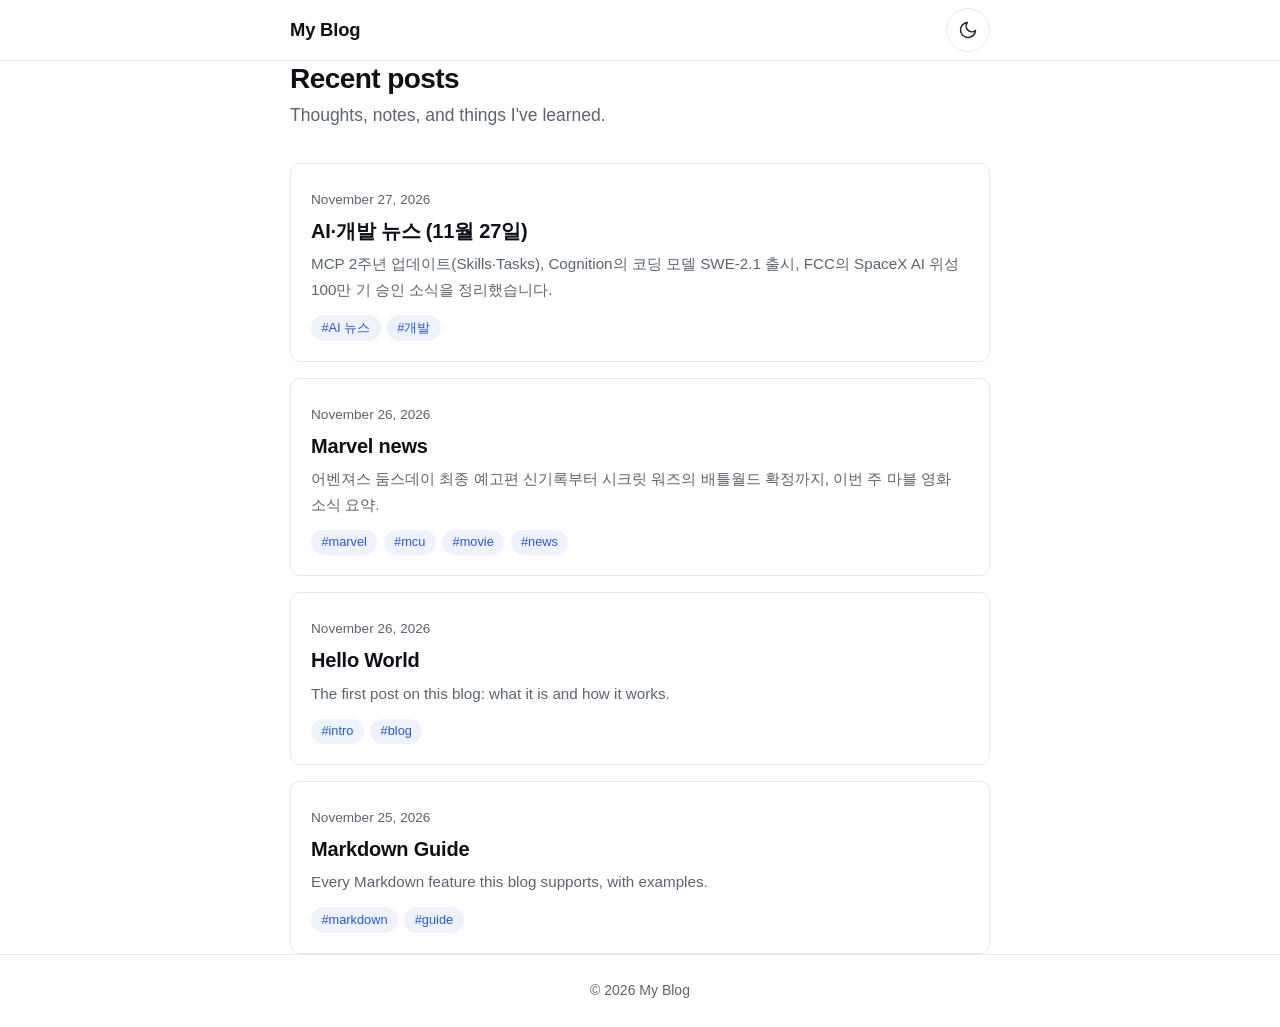
<file: index.html>
<!DOCTYPE html>
<html lang="ko">
<head>
  <meta charset="UTF-8">
  <meta name="viewport" content="width=device-width, initial-scale=1">
  <meta name="description" content="My Blog — notes and writing">
  <meta name="theme-color" content="#ffffff">
  <title>My Blog</title>
  <!-- Apply saved / OS theme before first paint to avoid a flash -->
  <script>
    (function () {
      try {
        var t = localStorage.getItem('theme');
        if (!t) t = matchMedia('(prefers-color-scheme: dark)').matches ? 'dark' : 'light';
        document.documentElement.dataset.theme = t;
      } catch (e) {}
    })();
  </script>
  <link rel="stylesheet" href="css/style.css">
  <script type="module" src="js/theme.js"></script>
  <script type="module" src="js/app.js"></script>
</head>
<body data-page="home">
  <a class="skip-link" href="#main">Skip to content</a>

  <header class="site-header">
    <div class="container header-inner">
      <a class="site-title" href="./">My Blog</a>
      <button class="theme-toggle" type="button" aria-label="Toggle dark mode">
        <svg class="icon-moon" viewBox="0 0 24 24" aria-hidden="true"><path d="M21 12.8A9 9 0 1 1 11.2 3a7 7 0 0 0 9.8 9.8z"/></svg>
        <svg class="icon-sun" viewBox="0 0 24 24" aria-hidden="true"><circle cx="12" cy="12" r="4.5"/><path d="M12 1.5v3M12 19.5v3M4.6 4.6l2.1 2.1M17.3 17.3l2.1 2.1M1.5 12h3M19.5 12h3M4.6 19.4l2.1-2.1M17.3 6.7l2.1-2.1"/></svg>
      </button>
    </div>
  </header>

  <main id="main" class="container">
    <section class="intro">
      <h1>Recent posts</h1>
      <p class="muted">Thoughts, notes, and things I've learned.</p>
    </section>
    <ul class="post-list" id="post-list" aria-live="polite">
      <li class="status">Loading posts…</li>
    </ul>
  </main>

  <footer class="site-footer">
    <div class="container">© <span id="year"></span> My Blog</div>
  </footer>
</body>
</html>
</file>
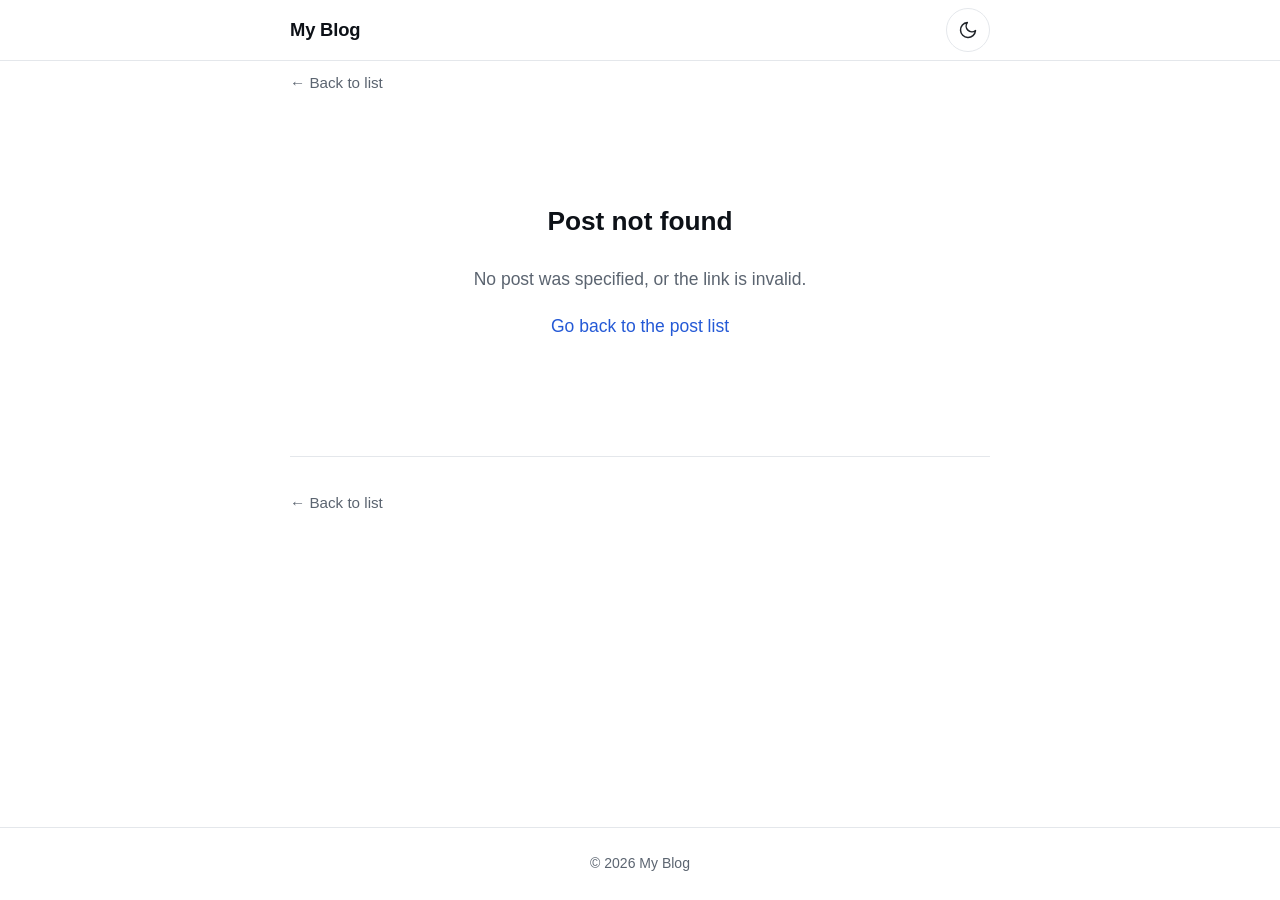
<file: post.html>
<!DOCTYPE html>
<html lang="ko">
<head>
  <meta charset="UTF-8">
  <meta name="viewport" content="width=device-width, initial-scale=1">
  <meta name="theme-color" content="#ffffff">
  <title>Post — My Blog</title>
  <!-- Apply saved / OS theme before first paint to avoid a flash -->
  <script>
    (function () {
      try {
        var t = localStorage.getItem('theme');
        if (!t) t = matchMedia('(prefers-color-scheme: dark)').matches ? 'dark' : 'light';
        document.documentElement.dataset.theme = t;
      } catch (e) {}
    })();
  </script>
  <link rel="stylesheet" href="css/style.css">
  <script type="module" src="js/theme.js"></script>
  <script type="module" src="js/app.js"></script>
</head>
<body data-page="post">
  <a class="skip-link" href="#main">Skip to content</a>

  <header class="site-header">
    <div class="container header-inner">
      <a class="site-title" href="./">My Blog</a>
      <button class="theme-toggle" type="button" aria-label="Toggle dark mode">
        <svg class="icon-moon" viewBox="0 0 24 24" aria-hidden="true"><path d="M21 12.8A9 9 0 1 1 11.2 3a7 7 0 0 0 9.8 9.8z"/></svg>
        <svg class="icon-sun" viewBox="0 0 24 24" aria-hidden="true"><circle cx="12" cy="12" r="4.5"/><path d="M12 1.5v3M12 19.5v3M4.6 4.6l2.1 2.1M17.3 17.3l2.1 2.1M1.5 12h3M19.5 12h3M4.6 19.4l2.1-2.1M17.3 6.7l2.1-2.1"/></svg>
      </button>
    </div>
  </header>

  <main id="main" class="container">
    <nav class="back-nav"><a href="./">← Back to list</a></nav>
    <article class="post" id="post" aria-live="polite">
      <p class="status">Loading post…</p>
    </article>
    <nav class="back-nav back-nav-bottom"><a href="./">← Back to list</a></nav>
  </main>

  <footer class="site-footer">
    <div class="container">© <span id="year"></span> My Blog</div>
  </footer>
</body>
</html>
</file>
<file: css/style.css>
/* ==========================================================================
   Theme variables
   ========================================================================== */

:root {
  --bg: #ffffff;
  --surface: #f7f8fa;
  --text: #1f2328;
  --text-strong: #0d1117;
  --muted: #5b6470;
  --border: #e4e7eb;
  --accent: #2459d6;
  --accent-soft: rgba(36, 89, 214, 0.08);
  --code-bg: #f3f4f6;
  --code-text: #24292f;
  --quote-border: #c9d2de;
  --shadow: 0 1px 2px rgba(15, 23, 42, 0.04), 0 4px 16px rgba(15, 23, 42, 0.06);

  --font-sans: -apple-system, BlinkMacSystemFont, "Segoe UI", Roboto, "Noto Sans KR",
    "Apple SD Gothic Neo", "Malgun Gothic", sans-serif;
  --font-mono: ui-monospace, SFMono-Regular, "SF Mono", Consolas, "Liberation Mono", monospace;

  --content-width: 700px;
  --radius: 10px;

  color-scheme: light;
}

[data-theme="dark"] {
  --bg: #0f1115;
  --surface: #171a21;
  --text: #d9dee5;
  --text-strong: #f2f4f7;
  --muted: #98a2b3;
  --border: #2a2f3a;
  --accent: #82a8ff;
  --accent-soft: rgba(130, 168, 255, 0.12);
  --code-bg: #1b1f28;
  --code-text: #e1e6ee;
  --quote-border: #3a4252;
  --shadow: 0 1px 2px rgba(0, 0, 0, 0.3), 0 4px 16px rgba(0, 0, 0, 0.25);

  color-scheme: dark;
}

/* ==========================================================================
   Base
   ========================================================================== */

*,
*::before,
*::after {
  box-sizing: border-box;
}

html {
  -webkit-text-size-adjust: 100%;
  text-size-adjust: 100%;
}

body {
  margin: 0;
  min-height: 100vh;
  display: flex;
  flex-direction: column;
  background: var(--bg);
  color: var(--text);
  font-family: var(--font-sans);
  font-size: 16px;
  line-height: 1.7;
  word-break: keep-all; /* nicer line breaks for Korean */
  overflow-wrap: break-word;
  transition: background-color 0.2s ease, color 0.2s ease;
}

@media (min-width: 768px) {
  body {
    font-size: 17.5px;
  }
}

a {
  color: var(--accent);
  text-decoration: none;
}

a:hover {
  text-decoration: underline;
  text-underline-offset: 3px;
}

:focus-visible {
  outline: 2px solid var(--accent);
  outline-offset: 2px;
  border-radius: 4px;
}

.container {
  width: 100%;
  max-width: calc(var(--content-width) + 2.5rem);
  margin: 0 auto;
  padding: 0 1.25rem;
}

main {
  flex: 1;
  padding-top: 2rem;
  padding-bottom: 3rem;
}

.muted {
  color: var(--muted);
}

.skip-link {
  position: absolute;
  left: -999px;
  top: 0.5rem;
  padding: 0.5rem 1rem;
  background: var(--accent);
  color: #fff;
  border-radius: 6px;
  z-index: 100;
}

.skip-link:focus {
  left: 0.5rem;
}

/* ==========================================================================
   Header / footer
   ========================================================================== */

.site-header {
  position: sticky;
  top: 0;
  z-index: 10;
  background: color-mix(in srgb, var(--bg) 85%, transparent);
  backdrop-filter: saturate(180%) blur(10px);
  -webkit-backdrop-filter: saturate(180%) blur(10px);
  border-bottom: 1px solid var(--border);
}

.header-inner {
  display: flex;
  align-items: center;
  justify-content: space-between;
  min-height: 60px;
}

.site-title {
  font-size: 1.15rem;
  font-weight: 700;
  letter-spacing: -0.01em;
  color: var(--text-strong);
  padding: 0.5rem 0;
}

.site-title:hover {
  text-decoration: none;
  color: var(--accent);
}

.theme-toggle {
  display: inline-flex;
  align-items: center;
  justify-content: center;
  width: 44px;
  height: 44px;
  padding: 0;
  border: 1px solid var(--border);
  border-radius: 50%;
  background: transparent;
  color: var(--text);
  cursor: pointer;
  transition: background-color 0.2s ease, border-color 0.2s ease;
}

.theme-toggle:hover {
  background: var(--surface);
}

.theme-toggle svg {
  width: 20px;
  height: 20px;
  fill: none;
  stroke: currentColor;
  stroke-width: 1.8;
  stroke-linecap: round;
  stroke-linejoin: round;
}

.theme-toggle .icon-sun,
[data-theme="dark"] .theme-toggle .icon-moon {
  display: none;
}

[data-theme="dark"] .theme-toggle .icon-sun {
  display: block;
}

.site-footer {
  border-top: 1px solid var(--border);
  padding: 1.5rem 0;
  color: var(--muted);
  font-size: 0.875rem;
  text-align: center;
}

/* ==========================================================================
   Home: post list
   ========================================================================== */

.intro h1 {
  margin: 0 0 0.25rem;
  font-size: 1.75rem;
  line-height: 1.3;
  letter-spacing: -0.02em;
  color: var(--text-strong);
}

.intro p {
  margin: 0 0 2rem;
}

.post-list {
  list-style: none;
  margin: 0;
  padding: 0;
  display: grid;
  gap: 1rem;
}

.post-card {
  border: 1px solid var(--border);
  border-radius: var(--radius);
  background: var(--bg);
  transition: border-color 0.2s ease, box-shadow 0.2s ease, transform 0.2s ease;
}

.post-card:hover {
  border-color: color-mix(in srgb, var(--accent) 40%, var(--border));
  box-shadow: var(--shadow);
}

@media (hover: hover) {
  .post-card:hover {
    transform: translateY(-2px);
  }
}

.post-card > a {
  display: block;
  padding: 1.25rem 1.25rem 0.75rem;
  color: inherit;
}

.post-card > a:hover {
  text-decoration: none;
}

.post-card > a:last-child {
  padding-bottom: 1.25rem;
}

.post-card time {
  font-size: 0.85rem;
  color: var(--muted);
}

.post-card h2 {
  margin: 0.2rem 0 0.4rem;
  font-size: 1.25rem;
  line-height: 1.4;
  letter-spacing: -0.01em;
  color: var(--text-strong);
}

.post-card > a:hover h2 {
  color: var(--accent);
}

.post-card p {
  margin: 0;
  color: var(--muted);
  font-size: 0.95rem;
}

.post-card .tags {
  padding: 0 1.25rem 1.25rem;
}

.status {
  padding: 2rem 0;
  color: var(--muted);
  text-align: center;
}

.status.error {
  color: #c2410c;
}

[data-theme="dark"] .status.error {
  color: #fb923c;
}

/* ==========================================================================
   Tags
   ========================================================================== */

.tags {
  list-style: none;
  margin: 0;
  padding: 0;
  display: flex;
  flex-wrap: wrap;
  gap: 0.4rem;
}

.tags li {
  font-size: 0.8rem;
  line-height: 1;
  padding: 0.4rem 0.65rem;
  border-radius: 999px;
  background: var(--accent-soft);
  color: var(--accent);
}

/* ==========================================================================
   Post page
   ========================================================================== */

.back-nav {
  margin-bottom: 1.5rem;
  font-size: 0.95rem;
}

.back-nav a {
  display: inline-flex;
  align-items: center;
  min-height: 44px;
  color: var(--muted);
}

.back-nav a:hover {
  color: var(--accent);
  text-decoration: none;
}

.back-nav-bottom {
  margin: 3rem 0 0;
  padding-top: 1.5rem;
  border-top: 1px solid var(--border);
}

.post-header {
  margin-bottom: 2.5rem;
  padding-bottom: 1.5rem;
  border-bottom: 1px solid var(--border);
}

.post-header h1 {
  margin: 0 0 0.75rem;
  font-size: 1.85rem;
  line-height: 1.3;
  letter-spacing: -0.02em;
  color: var(--text-strong);
}

@media (min-width: 768px) {
  .post-header h1 {
    font-size: 2.3rem;
  }
}

.post-meta {
  display: flex;
  flex-wrap: wrap;
  gap: 0.5rem;
  color: var(--muted);
  font-size: 0.9rem;
  margin-bottom: 1rem;
}

.not-found {
  text-align: center;
  padding: 3rem 0;
}

.not-found h1 {
  color: var(--text-strong);
}

/* ==========================================================================
   Post content (rendered Markdown)
   ========================================================================== */

.post-content > :first-child {
  margin-top: 0;
}

.post-content p,
.post-content ul,
.post-content ol,
.post-content blockquote,
.post-content pre,
.post-content .table-wrap {
  margin: 0 0 1.4em;
}

.post-content h1,
.post-content h2,
.post-content h3,
.post-content h4,
.post-content h5,
.post-content h6 {
  color: var(--text-strong);
  line-height: 1.35;
  letter-spacing: -0.015em;
  margin: 2.2em 0 0.7em;
  scroll-margin-top: 80px; /* keep anchors clear of the sticky header */
}

.post-content h1 { font-size: 1.75em; }
.post-content h2 {
  font-size: 1.45em;
  padding-bottom: 0.3em;
  border-bottom: 1px solid var(--border);
}
.post-content h3 { font-size: 1.2em; }
.post-content h4 { font-size: 1.05em; }
.post-content h5,
.post-content h6 { font-size: 1em; color: var(--muted); }

.post-content a {
  text-decoration: underline;
  text-decoration-color: color-mix(in srgb, var(--accent) 40%, transparent);
  text-underline-offset: 3px;
}

.post-content a:hover {
  text-decoration-color: var(--accent);
}

.post-content strong {
  color: var(--text-strong);
  font-weight: 650;
}

.post-content ul,
.post-content ol {
  padding-left: 1.5em;
}

.post-content li {
  margin: 0.3em 0;
}

.post-content li > ul,
.post-content li > ol {
  margin: 0.3em 0;
}

.post-content li::marker {
  color: var(--muted);
}

.post-content li.task {
  list-style: none;
  margin-left: -1.4em;
}

.post-content li.task input {
  margin: 0 0.4em 0 0;
  accent-color: var(--accent);
  vertical-align: -0.1em;
}

.post-content blockquote {
  padding: 0.2em 1.1em;
  border-left: 4px solid var(--quote-border);
  background: var(--surface);
  border-radius: 0 var(--radius) var(--radius) 0;
  color: var(--muted);
}

.post-content blockquote > * {
  margin: 0.8em 0;
}

.post-content hr {
  border: 0;
  height: 1px;
  background: var(--border);
  margin: 2.5em 0;
}

.post-content img {
  display: block;
  max-width: 100%;
  height: auto;
  margin: 0 auto;
  border-radius: var(--radius);
}

.post-content p > img:only-child {
  margin: 0.5em auto;
}

/* Code */

.post-content code {
  font-family: var(--font-mono);
  font-size: 0.875em;
  background: var(--code-bg);
  color: var(--code-text);
  padding: 0.15em 0.4em;
  border-radius: 5px;
  word-break: break-word;
}

.post-content pre {
  position: relative;
  background: var(--code-bg);
  border: 1px solid var(--border);
  border-radius: var(--radius);
  padding: 1rem 1.1rem;
  overflow-x: auto;
  -webkit-overflow-scrolling: touch;
  line-height: 1.55;
}

.post-content pre code {
  display: block;
  padding: 0;
  background: none;
  font-size: 0.85em;
  white-space: pre;
  word-break: normal;
}

.post-content pre[data-lang]::before {
  content: attr(data-lang);
  position: absolute;
  top: 0.35rem;
  right: 4.6rem;
  font-family: var(--font-mono);
  font-size: 0.7rem;
  text-transform: uppercase;
  letter-spacing: 0.05em;
  color: var(--muted);
  line-height: 1.8rem;
}

.post-content pre[data-lang] code {
  padding-top: 1.4rem;
}

.copy-btn {
  position: absolute;
  top: 0.4rem;
  right: 0.4rem;
  min-height: 1.8rem;
  padding: 0 0.7rem;
  font: inherit;
  font-family: var(--font-sans);
  font-size: 0.75rem;
  color: var(--muted);
  background: var(--bg);
  border: 1px solid var(--border);
  border-radius: 6px;
  cursor: pointer;
  opacity: 0.85;
}

.copy-btn:hover {
  color: var(--text);
  opacity: 1;
}

/* Tables */

.table-wrap {
  overflow-x: auto;
  -webkit-overflow-scrolling: touch;
  border: 1px solid var(--border);
  border-radius: var(--radius);
}

.post-content table {
  width: 100%;
  border-collapse: collapse;
  font-size: 0.92em;
}

.post-content th,
.post-content td {
  padding: 0.6em 0.9em;
  border-bottom: 1px solid var(--border);
  text-align: left;
  white-space: nowrap;
}

.post-content th {
  background: var(--surface);
  color: var(--text-strong);
  font-weight: 600;
}

.post-content tbody tr:last-child td {
  border-bottom: 0;
}

@media (min-width: 768px) {
  .post-content th,
  .post-content td {
    white-space: normal;
  }
}

/* ==========================================================================
   Motion preferences
   ========================================================================== */

@media (prefers-reduced-motion: reduce) {
  *,
  *::before,
  *::after {
    transition: none !important;
  }
}
</file>
